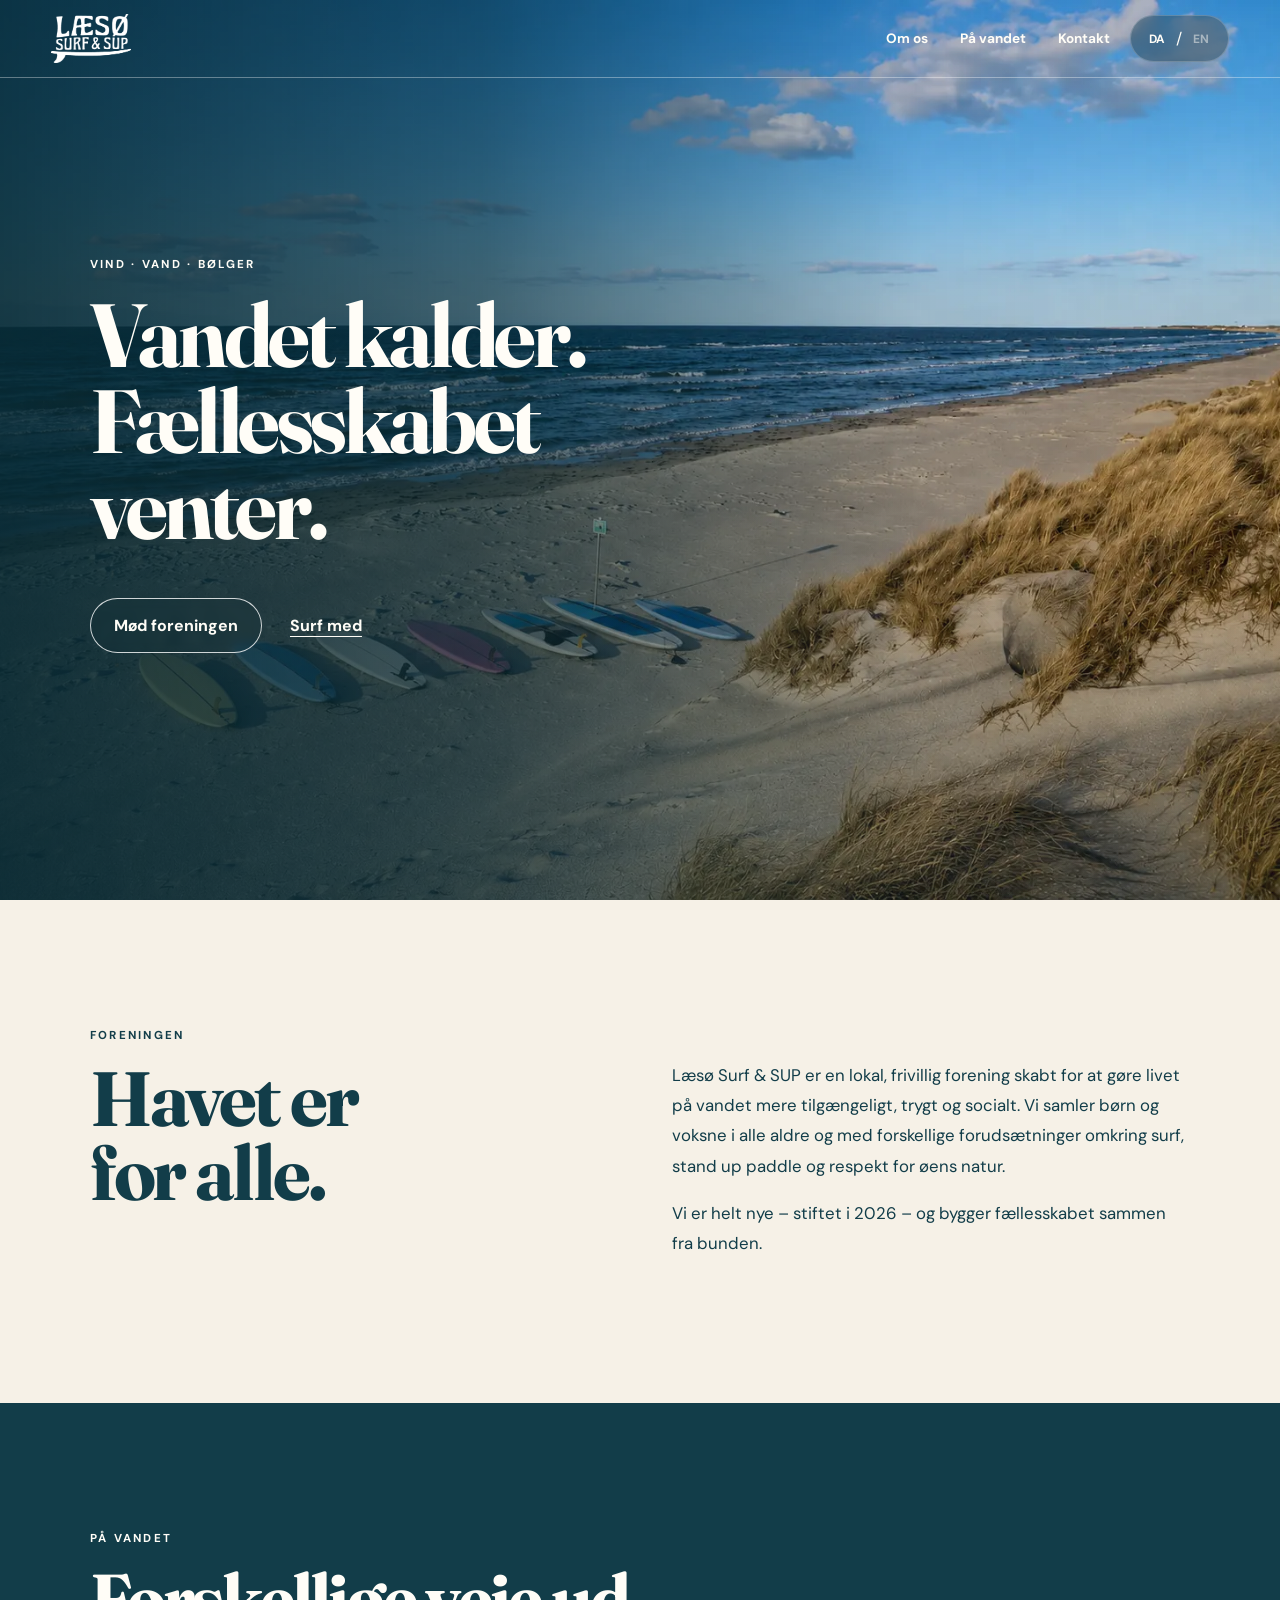
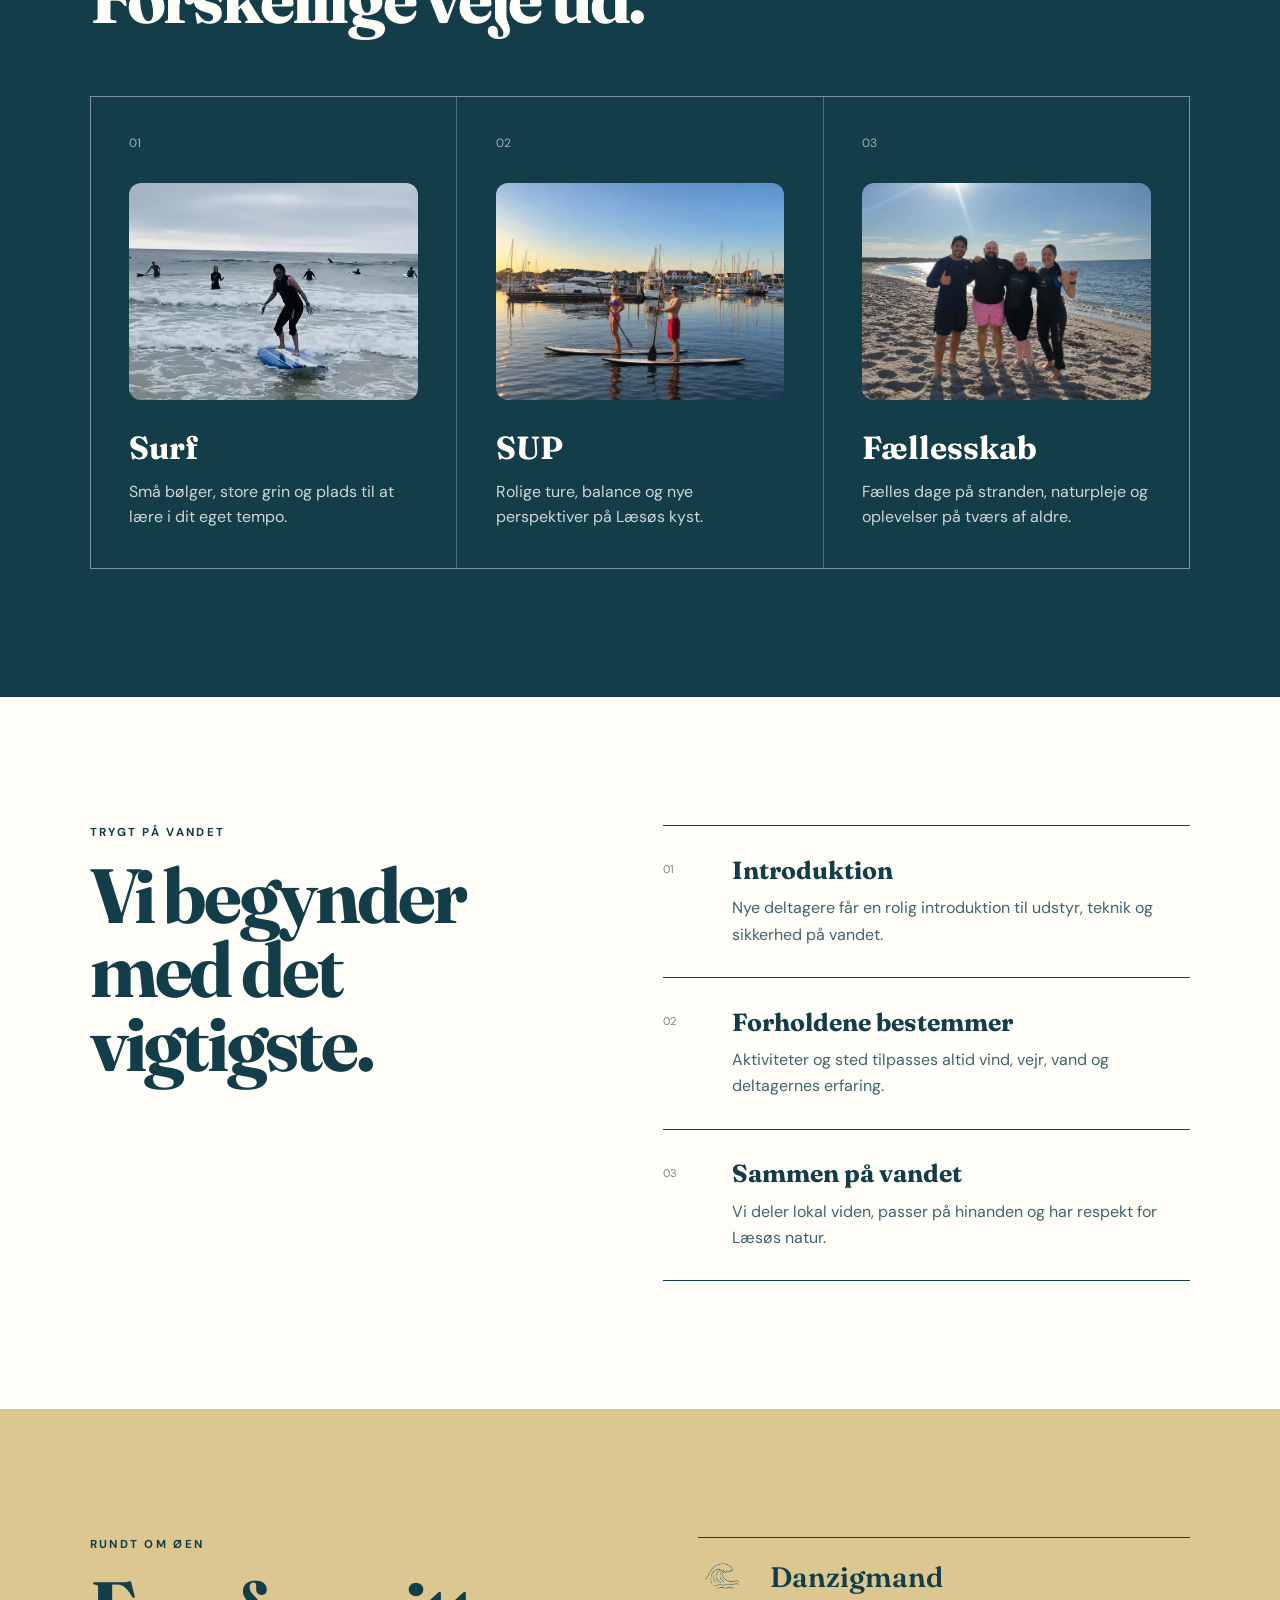
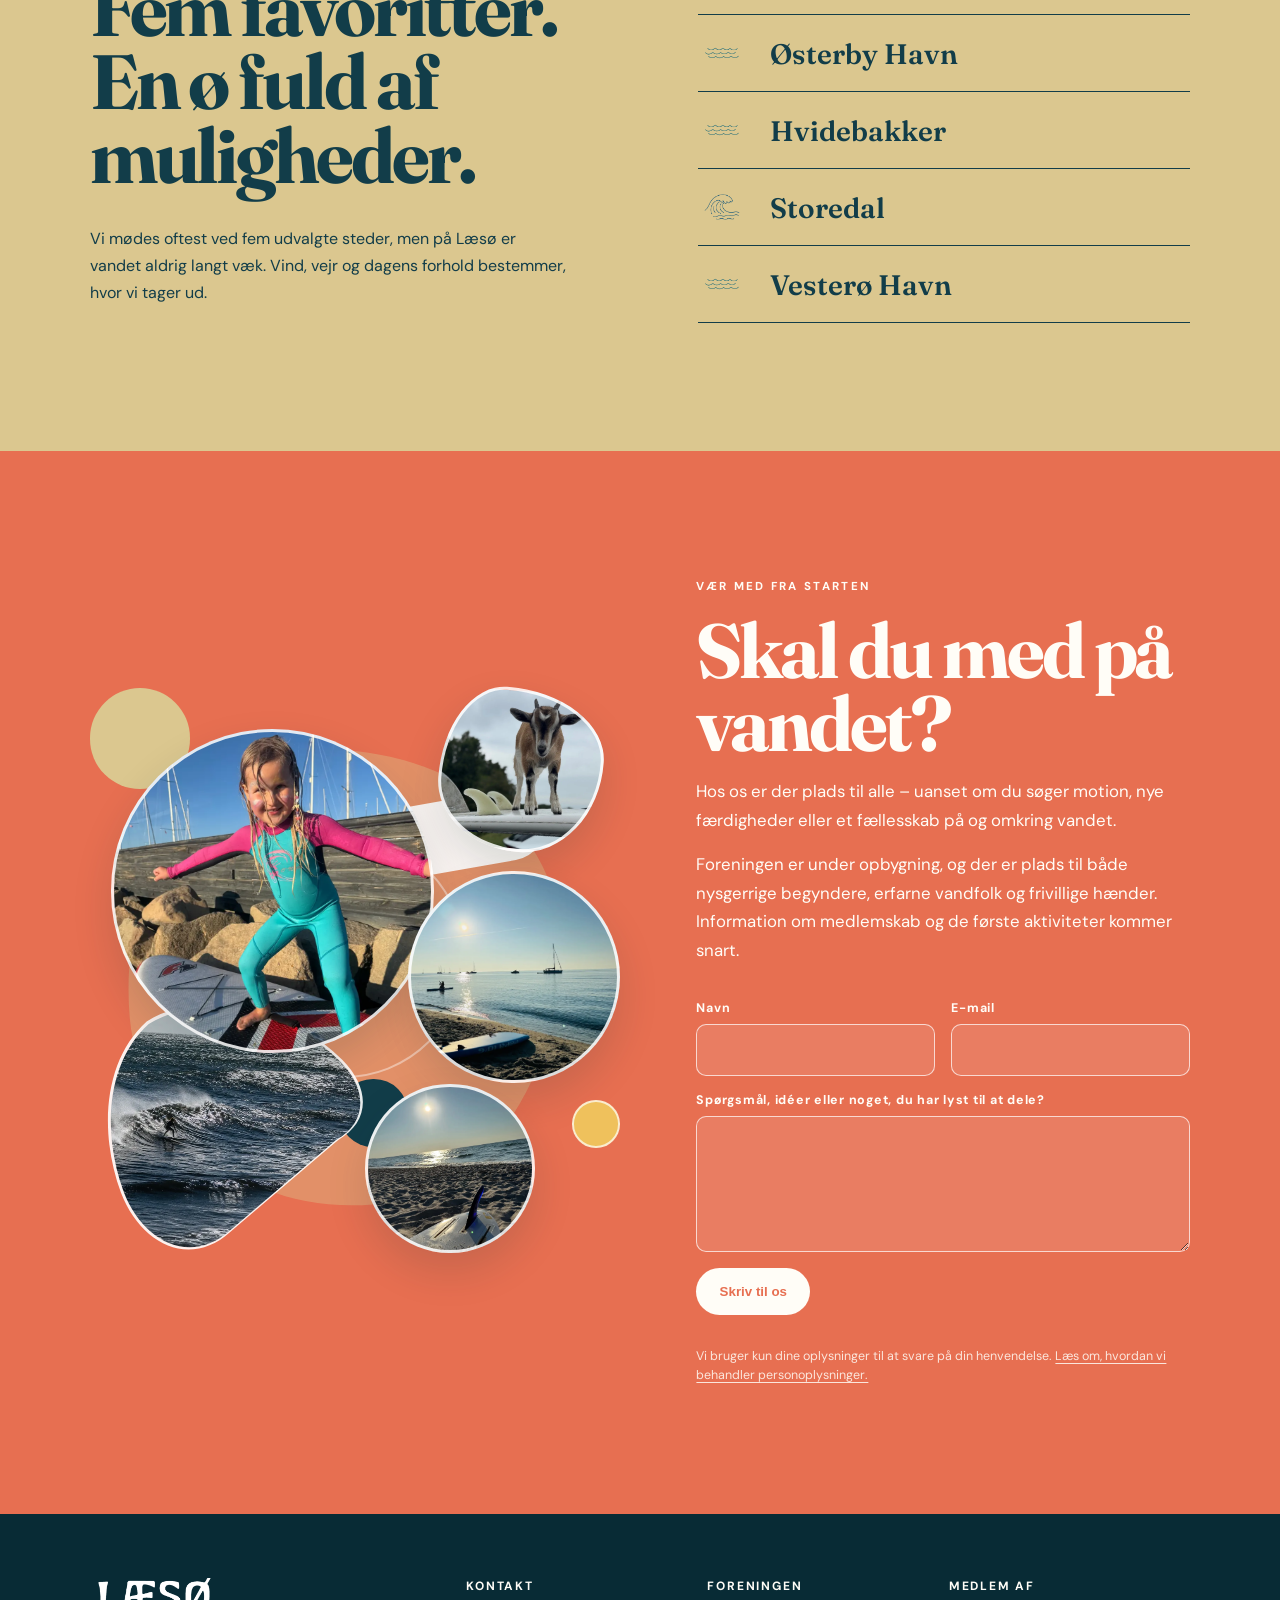
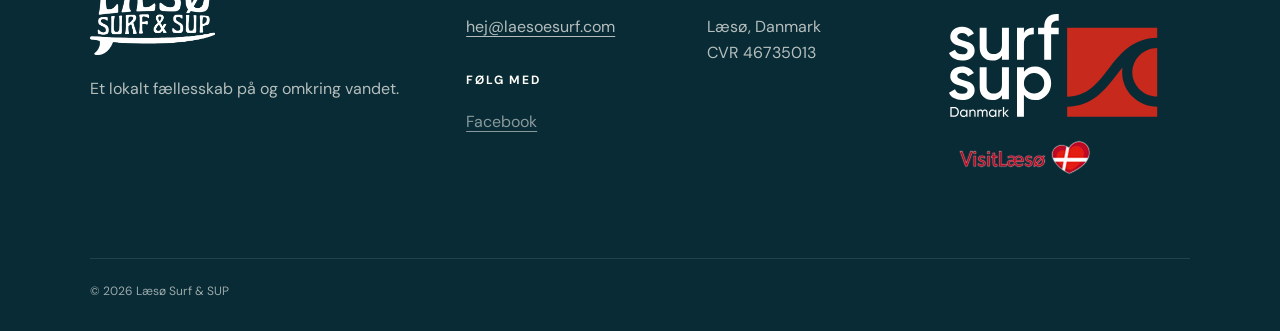
<file: index.html>
<!doctype html>
<html lang="da">
<head>
  <meta charset="utf-8">
  <meta name="viewport" content="width=device-width, initial-scale=1">
  <meta name="description" content="Læsø Surf & SUP – et lokalt fællesskab for surf, SUP og oplevelser på vandet.">
  <meta name="theme-color" content="#123d49">
  <title>Læsø Surf & SUP</title>
  <link rel="canonical" href="https://laesoesurf.com/">
  <meta property="og:type" content="website">
  <meta property="og:site_name" content="Læsø Surf & SUP">
  <meta property="og:locale" content="da_DK">
  <meta property="og:title" content="Læsø Surf & SUP">
  <meta property="og:description" content="Surf, SUP og fællesskab på Læsø 🌊">
  <meta property="og:url" content="https://laesoesurf.com/">
  <meta property="og:image" content="https://laesoesurf.com/laesoe-social-preview.jpg?v=20261019-2">
  <meta property="og:image:url" content="https://laesoesurf.com/laesoe-social-preview.jpg?v=20261019-2">
  <link rel="image_src" href="https://laesoesurf.com/laesoe-social-preview.jpg?v=20261019-2">
  <meta property="og:image:secure_url" content="https://laesoesurf.com/laesoe-social-preview.jpg?v=20261019-2">
  <meta property="og:image:type" content="image/jpeg">
  <meta property="og:image:width" content="1200">
  <meta property="og:image:height" content="630">
  <meta property="og:image:alt" content="Læsø Surf & SUP – Vandet kalder. Fællesskabet venter.">
  <meta name="twitter:card" content="summary_large_image">
  <meta name="twitter:title" content="Læsø Surf & SUP">
  <meta name="twitter:description" content="Surf, SUP og fællesskab på Læsø 🌊">
  <meta name="twitter:image" content="https://laesoesurf.com/laesoe-social-preview.jpg?v=20261019-2">
  <link rel="preconnect" href="https://fonts.googleapis.com">
  <link rel="preconnect" href="https://fonts.gstatic.com" crossorigin>
  <link href="https://fonts.googleapis.com/css2?family=DM+Sans:wght@400;500;600;700&family=Fraunces:opsz,wght@9..144,600;9..144,700&display=swap" rel="stylesheet">
  <link rel="stylesheet" href="styles.css">
  <script src="script.js" defer></script>
</head>
<body>
  <a class="skip-link" href="#main" data-da="Gå til indhold" data-en="Skip to content">Gå til indhold</a>
  <header class="site-header">
    <a class="brand" href="#top" aria-label="Læsø Surf & SUP home">
      <img src="assets/logo-blue.png" alt="Læsø Surf & SUP" width="1871" height="1154">
    </a>
    <button class="nav-toggle" type="button" aria-expanded="false" aria-controls="site-nav">
      <span class="sr-only" data-da="Åbn menu" data-en="Open menu">Åbn menu</span>
      <span></span><span></span><span></span>
    </button>
    <nav id="site-nav" class="site-nav" aria-label="Primary navigation">
      <a href="#om" data-da="Om os" data-en="About">Om os</a>
      <a href="#aktiviteter" data-da="På vandet" data-en="Activities">På vandet</a>
      <a href="#kontakt" data-da="Kontakt" data-en="Contact">Kontakt</a>
    </nav>
    <div class="language-switch" role="group" aria-label="Language">
      <button type="button" data-lang="da" class="active" aria-pressed="true">DA</button>
      <span aria-hidden="true">/</span>
      <button type="button" data-lang="en" aria-pressed="false">EN</button>
    </div>
  </header>

  <main id="main">
    <section class="hero hero-photo" id="top">
      <div class="sun" aria-hidden="true"></div>
      <div class="hero-copy">
        <p class="eyebrow" data-da="Vind · Vand · Bølger" data-en="Wind · Water · Waves">Vind · Vand · Bølger</p>
        <h1 data-da="Vandet kalder.<br>Fællesskabet venter." data-en="<span class='hero-line'>The water is calling.</span><br>Come join us.">Vandet kalder.<br>Fællesskabet venter.</h1>
        <div class="hero-actions">
          <a class="button button-outline" href="#om" data-da="Mød foreningen" data-en="Meet the club">Mød foreningen</a>
          <a class="text-link" href="#kontakt" data-da="Surf med" data-en="Surf with us">Surf med</a>
        </div>
      </div>
      <div class="coast-art" aria-hidden="true">
        <div class="dune dune-back"></div>
        <div class="dune dune-front"></div>
        <div class="grass grass-one"></div>
        <div class="grass grass-two"></div>
        <div class="board"></div>
        <div class="sea"><span></span><span></span><span></span></div>
      </div>
    </section>

    <section class="intro section" id="om">
      <div class="section-heading">
        <p class="eyebrow" data-da="Foreningen" data-en="The association">Foreningen</p>
        <h2 data-da="Havet er<br>for alle." data-en="The sea is<br>for everyone.">Havet er<br>for alle.</h2>
      </div>
      <div class="section-copy">
        <p data-da="Læsø Surf & SUP er en lokal, frivillig forening skabt for at gøre livet på vandet mere tilgængeligt, trygt og socialt. Vi samler børn og voksne i alle aldre og med forskellige forudsætninger omkring surf, stand up paddle og respekt for øens natur." data-en="Læsø Surf & SUP is a local, volunteer-run club making it easier, safer and more social to get on the water. We bring together children and adults of all ages and abilities around surfing, SUP and a shared respect for the island’s nature.">Læsø Surf & SUP er en lokal, frivillig forening skabt for at gøre livet på vandet mere tilgængeligt, trygt og socialt. Vi samler børn og voksne i alle aldre og med forskellige forudsætninger omkring surf, stand up paddle og respekt for øens natur.</p>
        <p data-da="Vi er helt nye – stiftet i 2026 – og bygger fællesskabet sammen fra bunden." data-en="We are brand new – founded in 2026 – and building the community together from the ground up.">Vi er helt nye – stiftet i 2026 – og bygger fællesskabet sammen fra bunden.</p>
      </div>
    </section>

    <section class="activities section" id="aktiviteter">
      <div class="section-heading wide">
        <p class="eyebrow" data-da="På vandet" data-en="On the water">På vandet</p>
        <h2 data-da="Forskellige veje ud." data-en="Share the stoke.">Forskellige veje ud.</h2>
      </div>
      <div class="card-grid">
        <article class="activity-card surf-card">
          <span class="card-number">01</span>
          <img class="card-image" src="[data-uri]" alt="En ny surfer øver sig i de små bølger" loading="lazy">
          <h3 data-da="Surf" data-en="Surf">Surf</h3>
          <p data-da="Små bølger, store grin og plads til at lære i dit eget tempo." data-en="Small waves, big smiles and room to learn at your own pace.">Små bølger, store grin og plads til at lære i dit eget tempo.</p>
        </article>
        <article class="activity-card sup-card">
          <span class="card-number">02</span>
          <img class="card-image" src="assets/activity-sup.webp" alt="To SUP-padlere i Vesterø Havn" loading="lazy">
          <h3>SUP</h3>
          <p data-da="Rolige ture, balance og nye perspektiver på Læsøs kyst." data-en="Calm outings, balance and new perspectives on Læsø’s coast.">Rolige ture, balance og nye perspektiver på Læsøs kyst.</p>
        </article>
        <article class="activity-card community-card">
          <span class="card-number">03</span>
          <img class="card-image" src="assets/activity-community.webp" alt="En gruppe vandglade voksne på stranden" loading="lazy">
          <h3 data-da="Fællesskab" data-en="Community">Fællesskab</h3>
          <p data-da="Fælles dage på stranden, naturpleje og oplevelser på tværs af aldre." data-en="Beach days, caring for nature and shared experiences across generations.">Fælles dage på stranden, naturpleje og oplevelser på tværs af aldre.</p>
        </article>
      </div>
    </section>

    <section class="safety section" id="sikkerhed">
      <div class="safety-title">
        <p class="eyebrow" data-da="Trygt på vandet" data-en="Getting started">Trygt på vandet</p>
        <h2 data-da="Vi begynder med det vigtigste." data-en="We begin with what matters most.">Vi begynder med det vigtigste.</h2>
      </div>
      <div class="safety-points">
        <article>
          <span>01</span>
          <h3 data-da="Introduktion" data-en="Introduction">Introduktion</h3>
          <p data-da="Nye deltagere får en rolig introduktion til udstyr, teknik og sikkerhed på vandet." data-en="New participants receive a calm introduction to equipment, technique and safety on the water.">Nye deltagere får en rolig introduktion til udstyr, teknik og sikkerhed på vandet.</p>
        </article>
        <article>
          <span>02</span>
          <h3 data-da="Forholdene bestemmer" data-en="The conditions set the agenda">Forholdene bestemmer</h3>
          <p data-da="Aktiviteter og sted tilpasses altid vind, vejr, vand og deltagernes erfaring." data-en="We always adapt activities and locations to the wind, weather, water and participants’ experience.">Aktiviteter og sted tilpasses altid vind, vejr, vand og deltagernes erfaring.</p>
        </article>
        <article>
          <span>03</span>
          <h3 data-da="Sammen på vandet" data-en="Together on the water">Sammen på vandet</h3>
          <p data-da="Vi deler lokal viden, passer på hinanden og har respekt for Læsøs natur." data-en="We share local knowledge, look after each other and respect the nature of Læsø.">Vi deler lokal viden, passer på hinanden og har respekt for Læsøs natur.</p>
        </article>
      </div>
    </section>

    <section class="spots section" id="spots">
      <div class="spots-copy">
        <p class="eyebrow" data-da="Rundt om øen" data-en="Around the island">Rundt om øen</p>
        <h2 data-da="Fem favoritter.<br>En ø fuld af muligheder." data-en="Five favorites.<br>An island of possibilities.">Fem favoritter.<br>En ø fuld af muligheder.</h2>
        <p data-da="Vi mødes oftest ved fem udvalgte steder, men på Læsø er vandet aldrig langt væk. Vind, vejr og dagens forhold bestemmer, hvor vi tager ud." data-en="We usually meet at one of our five favorite spots, but here on Læsø the water is never far away. Wind, weather and the day’s conditions determine where we head out.">Vi mødes oftest ved fem udvalgte steder, men på Læsø er vandet aldrig langt væk. Vind, vejr og dagens forhold bestemmer, hvor vi tager ud.</p>
      </div>
      <ol class="spot-list">
        <li><span class="spot-condition"><img src="assets/condition-wave.png" alt=""><span class="sr-only" data-da="Bølger" data-en="Waves">Bølger</span></span>Danzigmand</li>
        <li><span class="spot-condition"><img src="assets/condition-flat.png" alt=""><span class="sr-only" data-da="Fladt vand" data-en="Flat water">Fladt vand</span></span>Østerby Havn</li>
        <li><span class="spot-condition"><img src="assets/condition-flat.png" alt=""><span class="sr-only" data-da="Fladt vand" data-en="Flat water">Fladt vand</span></span>Hvidebakker</li>
        <li><span class="spot-condition"><img src="assets/condition-wave.png" alt=""><span class="sr-only" data-da="Bølger" data-en="Waves">Bølger</span></span>Storedal</li>
        <li><span class="spot-condition"><img src="assets/condition-flat.png" alt=""><span class="sr-only" data-da="Fladt vand" data-en="Flat water">Fladt vand</span></span>Vesterø Havn</li>
      </ol>
    </section>

    <section class="join section" id="kontakt">
      <div class="join-collage" aria-hidden="true">
        <div class="join-shape join-photo join-photo-main"></div>
        <div class="join-shape join-photo join-photo-open-water"></div>
        <div class="join-shape join-photo join-photo-sunset"></div>
        <div class="join-shape join-photo join-photo-fin"></div>
        <div class="join-shape join-photo join-photo-goat"></div>
        <div class="join-shape join-dot join-dot-sand"></div>
        <div class="join-shape join-dot join-dot-blue"></div>
        <div class="join-shape join-dot join-dot-gold"></div>
        <div class="join-shape join-pill"></div>
      </div>
      <div class="join-copy">
        <p class="eyebrow" data-da="Vær med fra starten" data-en="From the start">Vær med fra starten</p>
        <h2 data-da="Skal du med på vandet?" data-en="Ready to get on the water?">Skal du med på vandet?</h2>
        <p data-da="Hos os er der plads til alle – uanset om du søger motion, nye færdigheder eller et fællesskab på og omkring vandet." data-en="There’s room for everyone here—whether you’re looking for exercise, new skills or a community on and around the water.">Hos os er der plads til alle – uanset om du søger motion, nye færdigheder eller et fællesskab på og omkring vandet.</p>
        <p data-da="Foreningen er under opbygning, og der er plads til både nysgerrige begyndere, erfarne vandfolk og frivillige hænder. Information om medlemskab og de første aktiviteter kommer snart." data-en="The club is taking shape, with room for curious beginners, experienced surfers and paddlers, and helping hands. Membership details and our first activities are coming soon.">Foreningen er under opbygning, og der er plads til både nysgerrige begyndere, erfarne vandfolk og frivillige hænder. Information om medlemskab og de første aktiviteter kommer snart.</p>
        <form class="contact-form" id="contact-form" action="https://formspree.io/f/mbgjpokq" method="POST">
          <div class="form-field">
            <label for="contact-name" data-da="Navn" data-en="Name">Navn</label>
            <input id="contact-name" name="name" type="text" autocomplete="name" required>
          </div>
          <div class="form-field">
            <label for="contact-email" data-da="E-mail" data-en="Email">E-mail</label>
            <input id="contact-email" name="email" type="email" autocomplete="email" required>
          </div>
          <div class="form-field form-field-wide">
            <label for="contact-message" data-da="Spørgsmål, idéer eller noget, du har lyst til at dele?" data-en="Questions, ideas or something you’d like to share?">Spørgsmål, idéer eller noget, du har lyst til at dele?</label>
            <textarea id="contact-message" name="message" rows="5" required></textarea>
          </div>
          <button class="button button-light form-field-wide" type="submit" data-da="Skriv til os" data-en="Send us a message">Skriv til os</button>
          <p class="form-privacy form-field-wide" data-da="Vi bruger kun dine oplysninger til at svare på din henvendelse. <a href=&quot;privacy.html&quot;>Læs om, hvordan vi behandler personoplysninger.</a>" data-en="We only use your details to respond to your message. <a href=&quot;privacy.html&quot;>Read how we handle personal data.</a>">Vi bruger kun dine oplysninger til at svare på din henvendelse. <a href="privacy.html">Læs om, hvordan vi behandler personoplysninger.</a></p>
          <p class="form-status form-field-wide" id="form-status" role="status" aria-live="polite" hidden></p>
        </form>
      </div>
    </section>
  </main>

  <footer id="site-footer" class="site-footer">
    <div class="footer-brand">
      <img src="assets/logo-blue.png" alt="Læsø Surf & SUP" width="1871" height="1154">
      <p data-da="Et lokalt fællesskab på og omkring vandet." data-en="A local community on and around the water.">Et lokalt fællesskab på og omkring vandet.</p>
    </div>
    <div class="footer-column">
      <h2 data-da="Kontakt" data-en="Contact">Kontakt</h2>
      <p><a href="mailto:hej@laesoesurf.com">hej@laesoesurf.com</a></p>
      <h2 class="social-heading" data-da="Følg med" data-en="Follow us">Følg med</h2>
      <p class="social-placeholders"><a href="https://www.facebook.com/laesoesurfsup/" target="_blank" rel="noopener noreferrer">Facebook</a></p>
    </div>
    <div class="footer-column">
      <h2 data-da="Foreningen" data-en="Association">Foreningen</h2>
      <p>Læsø, Danmark<br>CVR 46735013</p>
    </div>
    <div class="footer-column footer-affiliation">
      <h2 data-da="Medlem af" data-en="Member of">Medlem af</h2>
      <div class="footer-badges">
        <a href="https://surfsup.dk/" target="_blank" rel="noopener" aria-label="Surf & SUP Danmark">
          <img class="federation-badge" src="assets/surf-sup-danmark.svg" alt="Surf & SUP Danmark">
        </a>
        <a href="https://www.visit-laesoe.com/" target="_blank" rel="noopener" aria-label="Visit Læsø">
          <img class="visit-badge" src="assets/visit-laesoe.png" alt="Visit Læsø">
        </a>
      </div>
    </div>
    <p class="copyright">© <span id="year"></span> Læsø Surf & SUP</p>
  </footer>
</body>
</html>
</file>
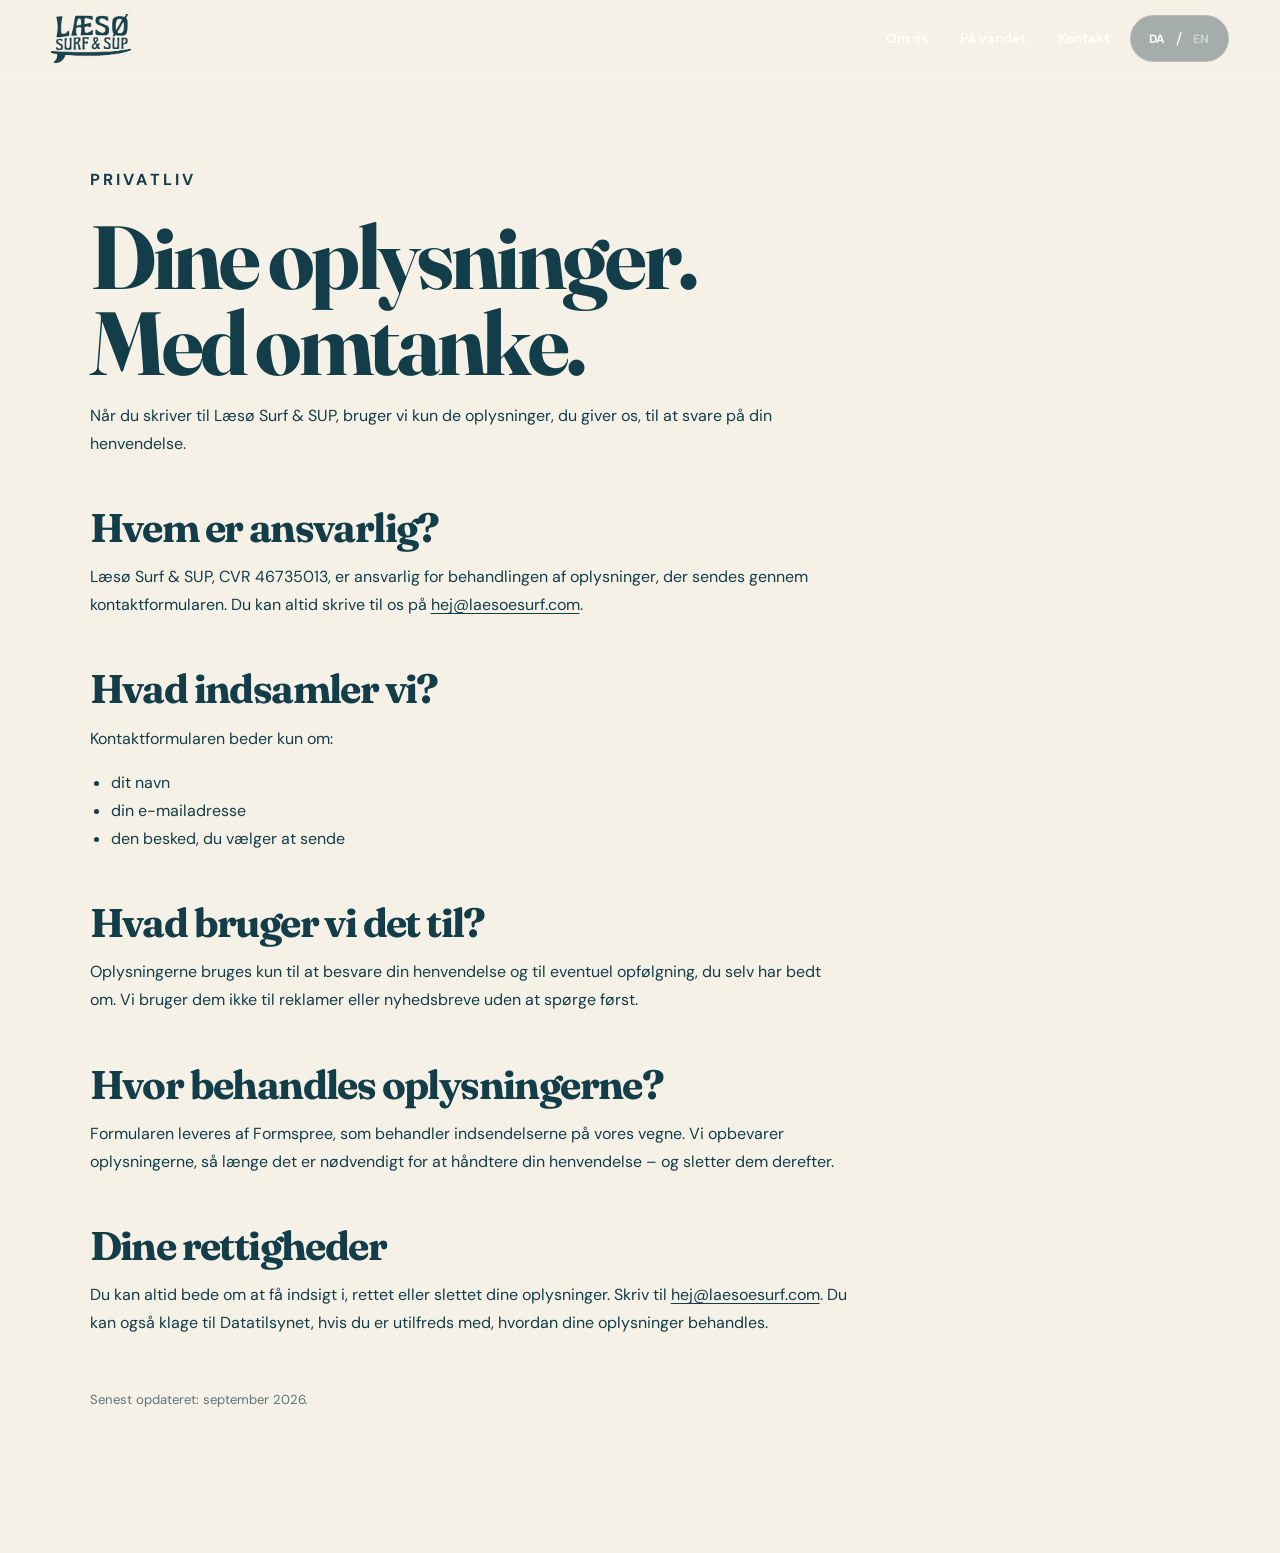
<file: privacy.html>
<!doctype html>
<html lang="da">
<head>
  <meta charset="utf-8">
  <meta name="viewport" content="width=device-width, initial-scale=1">
  <meta name="description" content="Læsø Surf & SUP – privatliv og behandling af personoplysninger.">
  <meta name="theme-color" content="#123d49">
  <title>Privatliv | Læsø Surf & SUP</title>
  <link rel="preconnect" href="https://fonts.googleapis.com">
  <link rel="preconnect" href="https://fonts.gstatic.com" crossorigin>
  <link href="https://fonts.googleapis.com/css2?family=DM+Sans:wght@400;500;600;700&family=Fraunces:opsz,wght@9..144,600;9..144,700&display=swap" rel="stylesheet">
  <link rel="stylesheet" href="styles.css">
  <script src="script.js" defer></script>
</head>
<body class="privacy-body">
  <a class="skip-link" href="#main" data-da="Gå til indhold" data-en="Skip to content">Gå til indhold</a>
  <header class="site-header">
    <a class="brand" href="index.html#top" aria-label="Læsø Surf & SUP home">
      <img src="assets/logo-blue.png" alt="Læsø Surf & SUP" width="1871" height="1154">
    </a>
    <button class="nav-toggle" type="button" aria-expanded="false" aria-controls="site-nav">
      <span class="sr-only" data-da="Åbn menu" data-en="Open menu">Åbn menu</span>
      <span></span><span></span><span></span>
    </button>
    <nav id="site-nav" class="site-nav" aria-label="Primary navigation">
      <a href="index.html#om" data-da="Om os" data-en="About">Om os</a>
      <a href="index.html#aktiviteter" data-da="På vandet" data-en="Activities">På vandet</a>
      <a href="index.html#kontakt" data-da="Kontakt" data-en="Contact">Kontakt</a>
    </nav>
    <div class="language-switch" role="group" aria-label="Language">
      <button type="button" data-lang="da" class="active" aria-pressed="true">DA</button>
      <span aria-hidden="true">/</span>
      <button type="button" data-lang="en" aria-pressed="false">EN</button>
    </div>
  </header>

  <main id="main">
    <section class="privacy-page section">
      <div class="privacy-content">
        <p class="eyebrow" data-da="Privatliv" data-en="Privacy">Privatliv</p>
        <h1 data-da="Dine oplysninger.<br>Med omtanke." data-en="Your details.<br>Handled with care.">Dine oplysninger.<br>Med omtanke.</h1>
        <p data-da="Når du skriver til Læsø Surf & SUP, bruger vi kun de oplysninger, du giver os, til at svare på din henvendelse." data-en="When you contact Læsø Surf & SUP, we only use the information you provide to respond to your message.">Når du skriver til Læsø Surf & SUP, bruger vi kun de oplysninger, du giver os, til at svare på din henvendelse.</p>

        <h2 data-da="Hvem er ansvarlig?" data-en="Who is responsible?">Hvem er ansvarlig?</h2>
        <p data-da="Læsø Surf & SUP, CVR 46735013, er ansvarlig for behandlingen af oplysninger, der sendes gennem kontaktformularen. Du kan altid skrive til os på <a href=&quot;mailto:hej@laesoesurf.com&quot;>hej@laesoesurf.com</a>." data-en="Læsø Surf & SUP, CVR 46735013, is responsible for the information submitted through the contact form. You can always reach us at <a href=&quot;mailto:hej@laesoesurf.com&quot;>hej@laesoesurf.com</a>.">Læsø Surf & SUP, CVR 46735013, er ansvarlig for behandlingen af oplysninger, der sendes gennem kontaktformularen. Du kan altid skrive til os på <a href="mailto:hej@laesoesurf.com">hej@laesoesurf.com</a>.</p>

        <h2 data-da="Hvad indsamler vi?" data-en="What do we collect?">Hvad indsamler vi?</h2>
        <p data-da="Kontaktformularen beder kun om:" data-en="The contact form only asks for:">Kontaktformularen beder kun om:</p>
        <ul>
          <li data-da="dit navn" data-en="your name">dit navn</li>
          <li data-da="din e-mailadresse" data-en="your email address">din e-mailadresse</li>
          <li data-da="den besked, du vælger at sende" data-en="the message you choose to send">den besked, du vælger at sende</li>
        </ul>

        <h2 data-da="Hvad bruger vi det til?" data-en="How do we use it?">Hvad bruger vi det til?</h2>
        <p data-da="Oplysningerne bruges kun til at besvare din henvendelse og til eventuel opfølgning, du selv har bedt om. Vi bruger dem ikke til reklamer eller nyhedsbreve uden at spørge først." data-en="We use this information only to reply to your message and for any follow-up you have asked for. We do not use it for marketing or newsletters unless you have asked us to.">Oplysningerne bruges kun til at besvare din henvendelse og til eventuel opfølgning, du selv har bedt om. Vi bruger dem ikke til reklamer eller nyhedsbreve uden at spørge først.</p>

        <h2 data-da="Hvor behandles oplysningerne?" data-en="Where is it processed?">Hvor behandles oplysningerne?</h2>
        <p data-da="Formularen leveres af Formspree, som behandler indsendelserne på vores vegne. Vi opbevarer oplysningerne, så længe det er nødvendigt for at håndtere din henvendelse – og sletter dem derefter." data-en="The form is provided by Formspree, which processes submissions on our behalf. We keep information only as long as necessary to handle your message, then delete it.">Formularen leveres af Formspree, som behandler indsendelserne på vores vegne. Vi opbevarer oplysningerne, så længe det er nødvendigt for at håndtere din henvendelse – og sletter dem derefter.</p>

        <h2 data-da="Dine rettigheder" data-en="Your rights">Dine rettigheder</h2>
        <p data-da="Du kan altid bede om at få indsigt i, rettet eller slettet dine oplysninger. Skriv til <a href=&quot;mailto:hej@laesoesurf.com&quot;>hej@laesoesurf.com</a>. Du kan også klage til Datatilsynet, hvis du er utilfreds med, hvordan dine oplysninger behandles." data-en="You can always ask to see, correct or delete your information. Write to <a href=&quot;mailto:hej@laesoesurf.com&quot;>hej@laesoesurf.com</a>. You may also complain to the Danish Data Protection Agency if you are unhappy with how your information is handled.">Du kan altid bede om at få indsigt i, rettet eller slettet dine oplysninger. Skriv til <a href="mailto:hej@laesoesurf.com">hej@laesoesurf.com</a>. Du kan også klage til Datatilsynet, hvis du er utilfreds med, hvordan dine oplysninger behandles.</p>

        <p class="privacy-updated" data-da="Senest opdateret: september 2026." data-en="Last updated: September 2026.">Senest opdateret: september 2026.</p>
      </div>
    </section>
  </main>
</body>
</html>
</file>
<file: styles.css>
:root {
  --ink: #123d49;
  --ink-dark: #082b35;
  --foam: #f6f1e7;
  --sand: #dbc78f;
  --dune: #aebe82;
  --dune-dark: #73895c;
  --coral: #e76f51;
  --sky: #91c8cf;
  --white: #fffdf7;
  --line: rgba(18, 61, 73, .2);
  --display: "Fraunces", Georgia, serif;
  --sans: "DM Sans", system-ui, sans-serif;
}

* { box-sizing: border-box; }
html { scroll-behavior: smooth; }
body { margin: 0; background: var(--foam); color: var(--ink); font-family: var(--sans); }
a { color: inherit; }
.sr-only { position: absolute; width: 1px; height: 1px; padding: 0; margin: -1px; overflow: hidden; clip: rect(0,0,0,0); white-space: nowrap; border: 0; }
.skip-link { position: fixed; left: 1rem; top: -5rem; z-index: 100; padding: .75rem 1rem; background: var(--white); }
.skip-link:focus { top: 1rem; }

.site-header { height: 78px; display: grid; grid-template-columns: 1fr auto auto; align-items: center; gap: 1.25rem; padding: 0 clamp(1.25rem, 4vw, 4.5rem); border-bottom: 1px solid rgba(255,255,255,.35); position: absolute; z-index: 10; width: 100%; color: var(--white); }
.brand { display: inline-flex; align-items: center; text-decoration: none; }
.brand img { display: block; width: 80px; height: auto; filter: brightness(0) invert(1); }
.site-nav { justify-self: end; display: flex; align-items: center; gap: clamp(1rem, 2.5vw, 2.4rem); font-size: .85rem; font-weight: 700; white-space: nowrap; }
.site-nav a { text-decoration: none; }
.site-nav a:hover { color: var(--coral); }
.language-switch { justify-self: end; display: flex; gap: .35rem; align-items: center; padding: .55rem .8rem; border: 1px solid rgba(255,255,255,.2); border-radius: 100px; background: rgba(8,43,53,.34); backdrop-filter: blur(10px); -webkit-backdrop-filter: blur(10px); }
.language-switch button { border: 0; background: none; color: currentColor; padding: .35rem; font: 700 .75rem var(--sans); cursor: pointer; opacity: .48; }
.language-switch button.active { opacity: 1; }
.nav-toggle { display: none; }

.hero { min-height: 760px; height: 100svh; max-height: 980px; position: relative; overflow: hidden; background: var(--sky); padding: 150px clamp(1.25rem, 7vw, 8rem) 140px; display: flex; align-items: center; }
.hero-photo { background-image: url("assets/hero-beach.webp"); background-size: cover; background-position: center 48%; color: var(--white); }
.hero-photo::before { content: ""; position: absolute; inset: 0; z-index: 1; background: linear-gradient(90deg, rgba(8,43,53,.88) 0%, rgba(8,43,53,.63) 38%, rgba(8,43,53,.12) 72%, rgba(8,43,53,.04) 100%), linear-gradient(0deg, rgba(8,43,53,.22), transparent 45%); }
.hero-photo .sun, .hero-photo .coast-art { display: none; }
.hero-copy { position: relative; z-index: 4; width: min(650px, 55vw); }
.hero-copy h1 { font-size: clamp(3.75rem, 7vw, 7rem); }
.hero-line { white-space: nowrap; }
html[lang="en"] .hero-copy { width: min(900px, 68vw); }
html[lang="en"] .hero-copy h1 { font-size: clamp(2.1rem, 6vw, 6.8rem); }
.eyebrow { text-transform: uppercase; letter-spacing: .2em; font-size: .72rem; font-weight: 700; margin: 0 0 1.2rem; }
h1, h2 { font-family: var(--display); letter-spacing: -.04em; line-height: .96; margin: 0; }
h1 { font-size: clamp(4.25rem, 8.5vw, 8.5rem); }
h2 { font-size: clamp(3rem, 6vw, 6rem); }
.hero-lede { max-width: 560px; line-height: 1.65; font-size: clamp(1rem, 1.5vw, 1.2rem); margin: 2rem 0; }
.hero-actions { display: flex; align-items: center; gap: 1.75rem; margin-top: 3rem; }
.button { display: inline-flex; align-items: center; justify-content: center; padding: 1rem 1.45rem; border-radius: 100px; text-decoration: none; font-weight: 700; transition: transform .2s, background .2s; }
.button:hover { transform: translateY(-2px); }
.button-primary { background: var(--coral); color: var(--white); }
.button-primary:hover { background: #d65d42; }
.button-outline { color: var(--white); border: 1px solid rgba(255,255,255,.8); background: rgba(8,43,53,.12); backdrop-filter: blur(5px); -webkit-backdrop-filter: blur(5px); }
.button-outline:hover { background: rgba(255,255,255,.14); }
.text-link { font-weight: 700; text-underline-offset: 5px; }
.hero-photo .text-link { color: var(--white); }
.sun { position: absolute; width: min(26vw, 350px); aspect-ratio: 1; border-radius: 50%; background: #efc15c; top: 15%; right: 10%; box-shadow: 0 0 0 24px rgba(239, 193, 92, .15); }
.coast-art { position: absolute; inset: 0; pointer-events: none; }
.dune { position: absolute; border-radius: 55% 50% 0 0 / 100% 90% 0 0; transform-origin: bottom; }
.dune-back { width: 72%; height: 32%; right: -15%; bottom: 18%; background: var(--dune-dark); transform: rotate(-3deg); }
.dune-front { width: 82%; height: 29%; right: -17%; bottom: 8%; background: var(--dune); transform: rotate(2deg); }
.sea { position: absolute; bottom: 0; left: 0; right: 0; height: 19%; background: var(--ink); overflow: hidden; }
.sea span { position: absolute; left: -5%; width: 110%; height: 25px; border-top: 2px solid rgba(255,255,255,.55); border-radius: 50%; }
.sea span:nth-child(1) { top: 30%; }.sea span:nth-child(2) { top: 55%; left: 7%; }.sea span:nth-child(3) { top: 75%; left: -12%; }
.board { position: absolute; width: 230px; height: 35px; right: 14%; bottom: 22%; background: var(--coral); border: 4px solid var(--ink-dark); border-radius: 60% 55% 55% 60%; transform: rotate(-9deg); box-shadow: inset -45px 0 0 #efc15c; }
.board::after { content: ""; position: absolute; right: 34px; bottom: -17px; width: 10px; height: 18px; background: var(--ink-dark); clip-path: polygon(0 0,100% 0,65% 100%); }
.grass { position: absolute; width: 2px; height: 100px; background: var(--ink-dark); bottom: 30%; right: 29%; transform: rotate(9deg); }
.grass::before, .grass::after { content: ""; position: absolute; width: 50px; height: 2px; background: var(--ink-dark); right: 0; top: 35%; transform-origin: right; transform: rotate(55deg); }
.grass::after { top: 58%; transform: rotate(-45deg); }
.grass-two { right: 23%; bottom: 27%; transform: scale(.8) rotate(-8deg); }

.section { padding: clamp(5rem, 10vw, 10rem) clamp(1.25rem, 7vw, 8rem); }
.intro { display: grid; grid-template-columns: 1fr 1fr; gap: clamp(2rem, 5vw, 7rem); align-items: start; }
.section-heading h2 { max-width: 600px; }
.section-copy { max-width: 580px; font-size: 1.05rem; line-height: 1.8; padding-top: 2rem; }
.section-copy p:first-child { margin-top: 0; }

.activities { background: var(--ink); color: var(--white); }
.section-heading.wide { margin-bottom: 4rem; }
.activities .section-heading h2 { max-width: none; white-space: nowrap; font-size: clamp(2.1rem, 5.4vw, 6rem); }
.card-grid { display: grid; grid-template-columns: repeat(3, 1fr); gap: 1px; background: rgba(255,255,255,.25); border: 1px solid rgba(255,255,255,.25); }
.activity-card { min-height: 410px; padding: clamp(1.5rem, 3vw, 3rem); background: var(--ink); display: flex; flex-direction: column; position: relative; }
.activity-card:hover { background: var(--ink-dark); }
.card-number { font-size: .75rem; opacity: .6; }
.card-image { display: block; width: 100%; aspect-ratio: 4 / 3; margin: 2rem 0 1.75rem; object-fit: cover; border-radius: 12px; }
.activity-card h3 { font: 700 2rem var(--display); margin: 0 0 .75rem; }
.activity-card p { line-height: 1.6; margin: 0; max-width: 320px; opacity: .8; }

.safety { background: var(--white); display: grid; grid-template-columns: 1fr 1.15fr; gap: clamp(3rem, 9vw, 10rem); }
.safety-title { position: sticky; top: 3rem; align-self: start; }
.safety-points article { display: grid; grid-template-columns: 45px 1fr; column-gap: 1.5rem; padding: 1.8rem 0; border-top: 1px solid var(--ink); }
.safety-points article:last-child { border-bottom: 1px solid var(--ink); }
.safety-points span { grid-row: 1/3; font-size: .7rem; opacity: .6; padding-top: .45rem; }
.safety-points h3 { margin: 0 0 .65rem; font: 700 1.55rem var(--display); }
.safety-points p { margin: 0; line-height: 1.65; opacity: .8; }

.spots { display: grid; grid-template-columns: 1fr 1fr; gap: clamp(3rem, 9vw, 10rem); background: var(--sand); }
.spots-copy p:last-child { max-width: 480px; line-height: 1.7; margin-top: 2rem; }
.spot-list { list-style: none; margin: 0; padding: 0; border-top: 1px solid var(--ink); }
.spot-list li { padding: 1.25rem 0; border-bottom: 1px solid var(--ink); font: 600 clamp(1.35rem, 2.2vw, 2rem) var(--display); display: flex; align-items: center; gap: 1.5rem; }
.spot-condition { width: 48px; height: 36px; flex: 0 0 48px; display: inline-flex; align-items: center; justify-content: center; }
.spot-condition img { display: block; width: 100%; height: 100%; object-fit: contain; }

.join { background: var(--coral); color: var(--white); display: grid; grid-template-columns: 1.3fr 1.7fr; gap: clamp(2.5rem, 6vw, 7rem); align-items: center; }
.join-collage { position: relative; width: min(530px, 88vw); aspect-ratio: .9; justify-self: center; isolation: isolate; }
.join-collage::before { content: ""; position: absolute; z-index: 0; width: 82%; height: 78%; left: 7%; top: 10%; background: rgba(219,199,143,.38); border-radius: 43% 57% 48% 52% / 55% 42% 58% 45%; transform: rotate(-5deg); }
.join-collage::after { content: ""; position: absolute; z-index: 1; width: 45%; aspect-ratio: 1; left: 25%; top: 25%; border: 2px solid rgba(255,255,255,.42); border-radius: 50%; }
.join-shape { position: absolute; display: block; }
.join-photo { border: 3px solid rgba(255,255,255,.85); background-repeat: no-repeat; background-size: cover; box-shadow: 0 18px 40px rgba(8,43,53,.14); }
.join-photo-main { z-index: 4; width: 61%; aspect-ratio: 1; left: 4%; top: 7%; border-radius: 50%; background-image: url("assets/child-sup.webp"); background-position: center 33%; }
.join-photo-open-water { z-index: 6; width: 40%; aspect-ratio: 1; right: 0; top: 31%; border-radius: 50%; background-image: url("assets/collage-sunset.webp"); background-position: center 73%; }
.join-photo-sunset { z-index: 3; width: 64%; aspect-ratio: 1.22; left: -3%; bottom: 0; overflow: hidden; border: 0; border-radius: 0; background: rgba(255,255,255,.9); box-shadow: 0 18px 40px rgba(8,43,53,.14); transform: rotate(3deg); -webkit-mask: url("assets/downward-pennant.svg") center / 100% 100% no-repeat; mask: url("assets/downward-pennant.svg") center / 100% 100% no-repeat; }
.join-photo-sunset::after { content: ""; position: absolute; inset: 3px; background: url("assets/danzigmand-surf.webp") center bottom / cover no-repeat; -webkit-mask: url("assets/downward-pennant.svg") center / 100% 100% no-repeat; mask: url("assets/downward-pennant.svg") center / 100% 100% no-repeat; }
.join-photo-fin { z-index: 7; width: 32%; aspect-ratio: 1; right: 16%; bottom: 4%; border-radius: 50%; background-image: url("assets/collage-fin.webp"); background-position: center 48%; }
.join-photo-goat { z-index: 5; width: 31%; aspect-ratio: 1; right: 3%; top: 0; border-radius: 38% 62% 48% 52% / 58% 42% 58% 42%; background-image: url("assets/collage-goat.webp"); background-position: 63% center; transform: rotate(4deg); }
.join-dot { border-radius: 50%; }
.join-dot-sand { z-index: 2; width: 19%; aspect-ratio: 1; left: 0; top: 0; background: var(--sand); }
.join-dot-blue { z-index: 2; width: 13%; aspect-ratio: 1; left: 47%; right: auto; bottom: 22%; background: var(--ink); }
.join-dot-gold { z-index: 7; width: 9%; aspect-ratio: 1; left: auto; right: 0; top: 70%; bottom: auto; background: #efc15c; border: 2px solid rgba(255,255,255,.7); }
.join-pill { z-index: 2; width: 36%; height: 12%; right: 14%; top: 19%; border-radius: 100px; background: rgba(255,255,255,.92); transform: rotate(-10deg); }
.join-copy > p:not(.eyebrow) { max-width: 650px; line-height: 1.7; font-size: 1.05rem; margin: 1rem 0; }
.join-copy h2 + p { margin-top: 5.25rem; }
.button-light { background: var(--white); color: var(--coral); }
.contact-form { max-width: 720px; display: grid; grid-template-columns: 1fr 1fr; gap: 1rem; margin-top: 2.25rem; }
.form-field { display: grid; gap: .5rem; }
.form-field-wide { grid-column: 1/-1; }
.form-field label { font-size: .78rem; font-weight: 700; letter-spacing: .06em; }
.form-field input, .form-field textarea { width: 100%; border: 1px solid rgba(255,255,255,.7); border-radius: 10px; padding: .9rem 1rem; background: rgba(255,255,255,.1); color: var(--white); font: inherit; }
.form-field textarea { resize: vertical; min-height: 130px; }
.form-field input:focus, .form-field textarea:focus { outline: 3px solid rgba(255,255,255,.3); outline-offset: 2px; }
.contact-form .button { border: 0; width: fit-content; cursor: pointer; }
.join-copy .form-note { margin: -.25rem 0 0; font-size: .78rem; opacity: .8; }
.join-copy .form-privacy { margin: 1rem 0 0; max-width: 520px; font-size: .78rem; line-height: 1.55; opacity: .84; }
.form-privacy a { color: inherit; text-underline-offset: 3px; }
.join-copy .form-status { margin: -.25rem 0 0; font-weight: 700; }
.join-copy .form-status.is-error { color: #ffe1d8; }
.contact-form .button:disabled { cursor: wait; opacity: .72; }

.privacy-page { background: var(--foam); min-height: calc(100svh - 80px); padding-top: clamp(7rem, 13vw, 11rem); padding-bottom: clamp(5rem, 10vw, 8rem); }
.privacy-body .brand img { filter: brightness(0) saturate(100%) invert(21%) sepia(20%) saturate(1434%) hue-rotate(144deg) brightness(88%) contrast(88%) !important; }
.privacy-page .privacy-content { max-width: 760px; }
.privacy-page h1 { font-size: clamp(3.1rem, 7vw, 6.3rem); }
.privacy-page h2 { margin-top: 3.2rem; font-size: clamp(1.7rem, 3.5vw, 2.5rem); }
.privacy-page p, .privacy-page li { font-size: 1rem; line-height: 1.75; }
.privacy-page ul { margin: 1rem 0 0; padding-left: 1.35rem; }
.privacy-page a { color: inherit; text-underline-offset: 3px; }
.privacy-updated { margin-top: 3.2rem; font-size: .82rem !important; opacity: .68; }

.site-footer { background: var(--ink-dark); color: var(--white); padding: 4rem clamp(1.25rem, 7vw, 8rem) 2rem; display: grid; grid-template-columns: 1.7fr 1fr 1fr 1.25fr; gap: 3rem; }
.footer-brand img { width: 125px; height: auto; filter: brightness(0) invert(1); }.footer-brand p, .footer-column p { opacity: .7; line-height: 1.6; }
.footer-column a { text-underline-offset: 4px; }
.footer-badges { display: flex; align-items: center; flex-wrap: wrap; gap: 1.25rem; }
.footer-affiliation img { display: block; height: auto; }
.footer-affiliation .federation-badge { width: min(210px, 100%); }
.footer-affiliation .visit-badge { width: min(150px, 100%); }
.footer-affiliation a { display: inline-block; transition: transform .2s, opacity .2s; }
.footer-affiliation a:hover { transform: translateY(-2px); opacity: .9; }
.footer-column h2 { font: 700 .75rem var(--sans); text-transform: uppercase; letter-spacing: .15em; margin-bottom: 1.3rem; }
.footer-column .social-heading { margin-top: 2rem; }
.social-placeholders { display: flex; flex-wrap: wrap; gap: .65rem 1rem; }
.social-placeholders a { opacity: .75; text-underline-offset: 4px; }
.social-placeholders a:hover { opacity: 1; }
.copyright { grid-column: 1/-1; border-top: 1px solid rgba(255,255,255,.18); padding-top: 1.5rem; margin: 2rem 0 0; font-size: .75rem; opacity: .6; }

.contact-hero { min-height: 780px; display: grid; grid-template-columns: 1.05fr .95fr; background: var(--ink-dark); color: var(--white); }
.contact-image { min-height: 640px; background: linear-gradient(90deg, transparent 70%, var(--ink-dark)), url("assets/goat-surfer.webp") center/cover; }
.contact-intro { padding: 155px clamp(2rem, 7vw, 7rem) 5rem clamp(2rem, 5vw, 5rem); display: flex; flex-direction: column; justify-content: center; }
.contact-intro h1 { font-size: clamp(3.25rem, 4.8vw, 5.5rem); }
.contact-intro > p:not(.eyebrow) { max-width: 630px; margin: 1.4rem 0 0; font-size: 1.05rem; line-height: 1.75; opacity: .86; }
.contact-section { display: grid; grid-template-columns: .9fr 1.1fr; gap: clamp(3rem, 9vw, 10rem); align-items: start; background: var(--white); }
.contact-details h2 { font-size: clamp(2.8rem, 5vw, 5.5rem); }
.contact-details > p:last-child { margin-top: 2rem; font-weight: 700; }
.contact-form-dark { margin-top: 0; color: var(--ink); }
.contact-form-dark .form-field input, .contact-form-dark .form-field textarea { border-color: var(--line); background: var(--foam); color: var(--ink); }
.contact-form-dark .form-field input:focus, .contact-form-dark .form-field textarea:focus { outline-color: rgba(18,61,73,.2); }
.contact-form-dark .form-note { color: var(--ink); }

/* På vandet */
.water-hero { min-height: 650px; height: min(78svh, 840px); padding: 130px clamp(1.25rem, 5.5vw, 6rem) 70px; display: flex; align-items: center; position: relative; overflow: hidden; color: var(--white); background: url("assets/together-sup.webp") center 47% / cover no-repeat; }
.water-hero::after { content: ""; position: absolute; inset: 0; background: linear-gradient(90deg, rgba(8,43,53,.35), transparent 58%); }
.water-hero h1 { position: relative; z-index: 1; max-width: 760px; font: 500 clamp(3.6rem, 7.2vw, 7.2rem)/.92 var(--sans); letter-spacing: -.065em; }
.water-hero h1 em { font-family: var(--display); font-weight: 600; }
.water-story { max-width: 1320px; margin: 0 auto; padding: clamp(4.5rem, 8vw, 7.5rem) clamp(1.25rem, 5.5vw, 6rem); background: var(--white); }
.water-lead { display: grid; grid-template-columns: minmax(0, 1.7fr) minmax(220px, .58fr); gap: 8%; align-items: end; }
.water-copy h2 { max-width: 850px; font: 500 clamp(2.8rem, 5.4vw, 5rem)/1.03 var(--sans); letter-spacing: -.06em; }
.water-copy h2 em { font-family: var(--display); }.water-copy h2 strong { font-weight: 700; }
.water-copy > p { max-width: 720px; margin: 2.6rem 0 0; font-size: clamp(1.35rem, 2.3vw, 2.15rem); line-height: 1.3; letter-spacing: -.025em; }
.water-copy strong { font-weight: 700; }
.water-story img { display: block; width: 100%; height: 100%; object-fit: cover; border-radius: 14px; }
.water-sunset { aspect-ratio: 1.08 / 1; }
.water-gallery { display: grid; grid-template-columns: 1.55fr .92fr; gap: 8%; align-items: start; margin-top: 3.25rem; }
.water-surf { aspect-ratio: 1.18 / 1; object-position: 42% center; }.water-child { aspect-ratio: .78 / 1; object-position: center 35%; }
.water-invitation { max-width: 680px; margin: 3rem 0 0 auto; font: 600 clamp(1.45rem, 2.3vw, 2.15rem)/1.35 var(--display); }
.water-safety { padding: clamp(5rem, 9vw, 8rem) clamp(1.25rem, 7vw, 8rem); background: var(--sand); display: grid; grid-template-columns: .8fr 1.2fr; gap: clamp(3rem, 9vw, 10rem); }
.water-safety h2 { font-size: clamp(3rem, 5vw, 5.5rem); }.water-safety-copy { font-size: 1.08rem; line-height: 1.7; }
.water-safety-copy ol { list-style: decimal-leading-zero; margin: 2rem 0 0; padding: 0 0 0 2.2rem; border-top: 1px solid var(--ink); }
.water-safety-copy li { padding: 1rem .5rem; border-bottom: 1px solid var(--ink); }
.water-contact { padding: clamp(4.5rem, 8vw, 7rem) clamp(1.25rem, 7vw, 8rem); background: var(--coral); color: var(--white); display: flex; align-items: center; justify-content: space-between; gap: 2rem; }
.water-contact h2 { font-size: clamp(2.8rem, 5vw, 5.5rem); }.water-contact-link { padding: 1rem 1.5rem; border: 2px solid var(--white); border-radius: 100px; text-decoration: none; font-weight: 700; white-space: nowrap; }

@media (max-width: 850px) {
  .site-header { grid-template-columns: 1fr auto auto; }
  .nav-toggle { display: block; border: 0; background: transparent; color: var(--white); padding: 8px; cursor: pointer; }
  .nav-toggle span:not(.sr-only) { display: block; width: 24px; height: 2px; margin: 5px; background: currentColor; }
  .site-nav { display: none; position: absolute; top: 78px; left: 0; right: 0; transform: none; background: rgba(8,43,53,.97); color: var(--white); padding: 2rem; border: 0; border-radius: 0; flex-direction: column; white-space: normal; border-bottom: 1px solid rgba(255,255,255,.2); }
  .site-nav.open { display: flex; }
  .hero { min-height: 0; height: auto; align-items: flex-start; padding-top: 145px; padding-bottom: 5rem; }
  .hero-copy, html[lang="en"] .hero-copy { width: 100%; }.hero-lede { max-width: 500px; }.sun { width: 44vw; top: 40%; right: -8%; }
  .hero-photo { background-position: 58% center; }
  .dune-back { width: 110%; right: -45%; }.dune-front { width: 125%; right: -45%; }.board { right: 18%; bottom: 20%; }
  .intro { grid-template-columns: 1fr 1fr; }.section-copy { grid-column: auto; }
  .card-grid { grid-template-columns: 1fr; }.activity-card { min-height: 320px; }.card-icon { margin: 3rem 0; }
  .spots, .join, .safety { grid-template-columns: 1fr; }
  .join-collage { width: min(430px, 88vw); justify-self: center; }
  .contact-hero, .contact-section { grid-template-columns: 1fr; }
  .contact-image { min-height: 560px; background-image: linear-gradient(0deg, var(--ink-dark), transparent 35%), url("assets/goat-surfer.webp"); }
  .contact-intro { padding-top: 4rem; }
  .safety-title { position: static; }
  .water-lead { grid-template-columns: 1fr; gap: 2.5rem; }.water-sunset { max-width: 420px; justify-self: end; }
  .water-gallery { gap: 1.5rem; }.water-safety { grid-template-columns: 1fr; }
  .site-footer { grid-template-columns: 1fr 1fr; }.footer-brand { grid-column: 1/-1; }
}

@media (max-width: 520px) {
  .site-header { gap: .5rem; padding-inline: 1rem; }.brand img { width: 72px; }
  .language-switch { font-size: .7rem; }.hero { padding-inline: 1.25rem; }.hero h1 { font-size: clamp(2.55rem, 11vw, 3.45rem); }
  .hero-lede { font-size: .95rem; }.hero-actions { align-items: flex-start; flex-direction: column; gap: 1rem; }
  .hero-actions .text-link { display: inline-flex; align-items: center; justify-content: center; padding: 1rem 1.45rem; border: 1px solid rgba(255,255,255,.8); border-radius: 100px; background: rgba(8,43,53,.12); text-decoration: none; }
  .intro { grid-template-columns: 1fr; }.section-copy { grid-column: auto; }
  .site-footer { grid-template-columns: 1fr; }.footer-brand { grid-column: auto; }.copyright { grid-column: auto; }
  .contact-form { grid-template-columns: 1fr; }.form-field-wide { grid-column: auto; }
  .activities .section-heading h2 { font-size: clamp(1.75rem, 8.25vw, 2.6rem); }
  .contact-image { min-height: 430px; }
  .water-hero { min-height: 520px; height: 68svh; padding-bottom: 3rem; align-items: flex-end; background-position: 58% center; }
  .water-gallery { grid-template-columns: 1fr; }.water-gallery img { aspect-ratio: 4 / 3; }.water-invitation { margin-left: 0; }
  .water-contact { align-items: flex-start; flex-direction: column; }
}

@media (prefers-reduced-motion: reduce) { html { scroll-behavior: auto; } * { transition: none !important; } }
</file>
